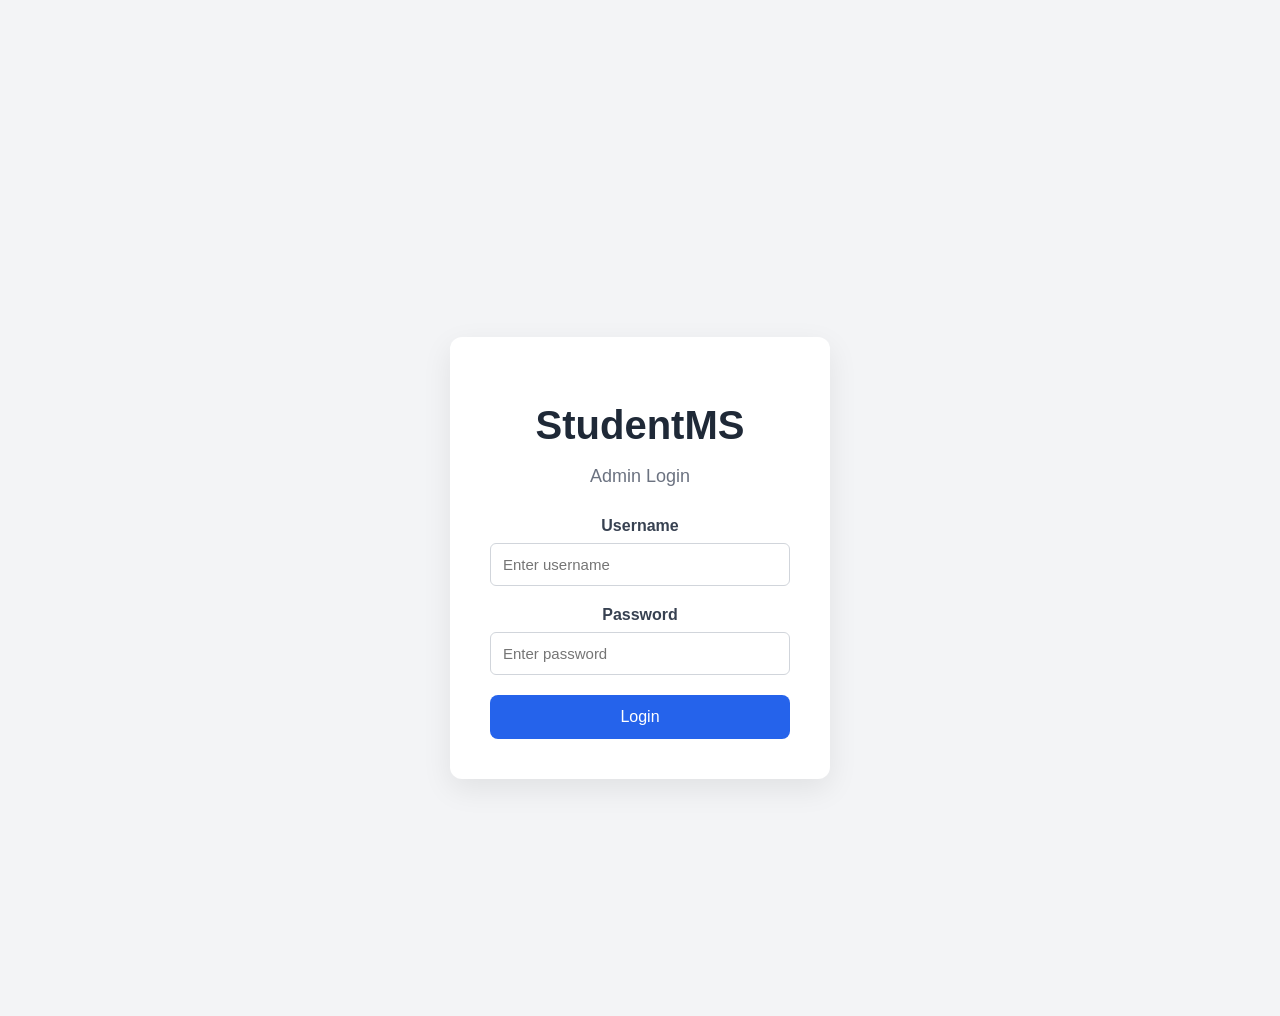
<file: src/main/webapp/index.html>
<!DOCTYPE html>
<html lang="en">

<head>

    <meta charset="UTF-8">

    <meta name="viewport"
          content="width=device-width, initial-scale=1.0">

    <title>Admin Login - Student Management System</title>

    <link rel="stylesheet"
          href="css/style.css">

</head>

<body class="login-page">

    <div class="login-container">

        <div class="login-card">

            <h1>StudentMS</h1>

            <p class="login-subtitle">
                Admin Login
            </p>

            <div id="message"
                 class="message"
                 style="display: none;">
            </div>

            <form id="loginForm">

                <div class="form-group">

                    <label for="username">
                        Username
                    </label>

                    <input
                        type="text"
                        id="username"
                        name="username"
                        placeholder="Enter username"
                        required
                    >

                </div>

                <div class="form-group">

                    <label for="password">
                        Password
                    </label>

                    <input
                        type="password"
                        id="password"
                        name="password"
                        placeholder="Enter password"
                        required
                    >

                </div>

                <button
                    type="submit"
                    class="login-btn">

                    Login

                </button>

            </form>

        </div>

    </div>


    <script>

        document.getElementById("loginForm")
            .addEventListener("submit", function(event) {

                event.preventDefault();

                const username =
                    document.getElementById("username").value.trim();

                const password =
                    document.getElementById("password").value;

                const formData =
                    new URLSearchParams();

                formData.append("username", username);
                formData.append("password", password);

                fetch("login", {

                    method: "POST",

                    headers: {
                        "Content-Type":
                            "application/x-www-form-urlencoded"
                    },

                    body: formData.toString()

                })

                .then(function(response) {

                    if (response.ok) {

                        window.location.href =
                            "dashboard.html";

                        return;
                    }

                    return response.text()
                        .then(function(message) {

                            throw new Error(message);

                        });

                })

                .catch(function(error) {

                    const message =
                        document.getElementById("message");

                    message.textContent =
                        error.message ||
                        "Login failed.";

                    message.className =
                        "message error";

                    message.style.display =
                        "block";

                });

            });

    </script>

</body>

</html>
</file>
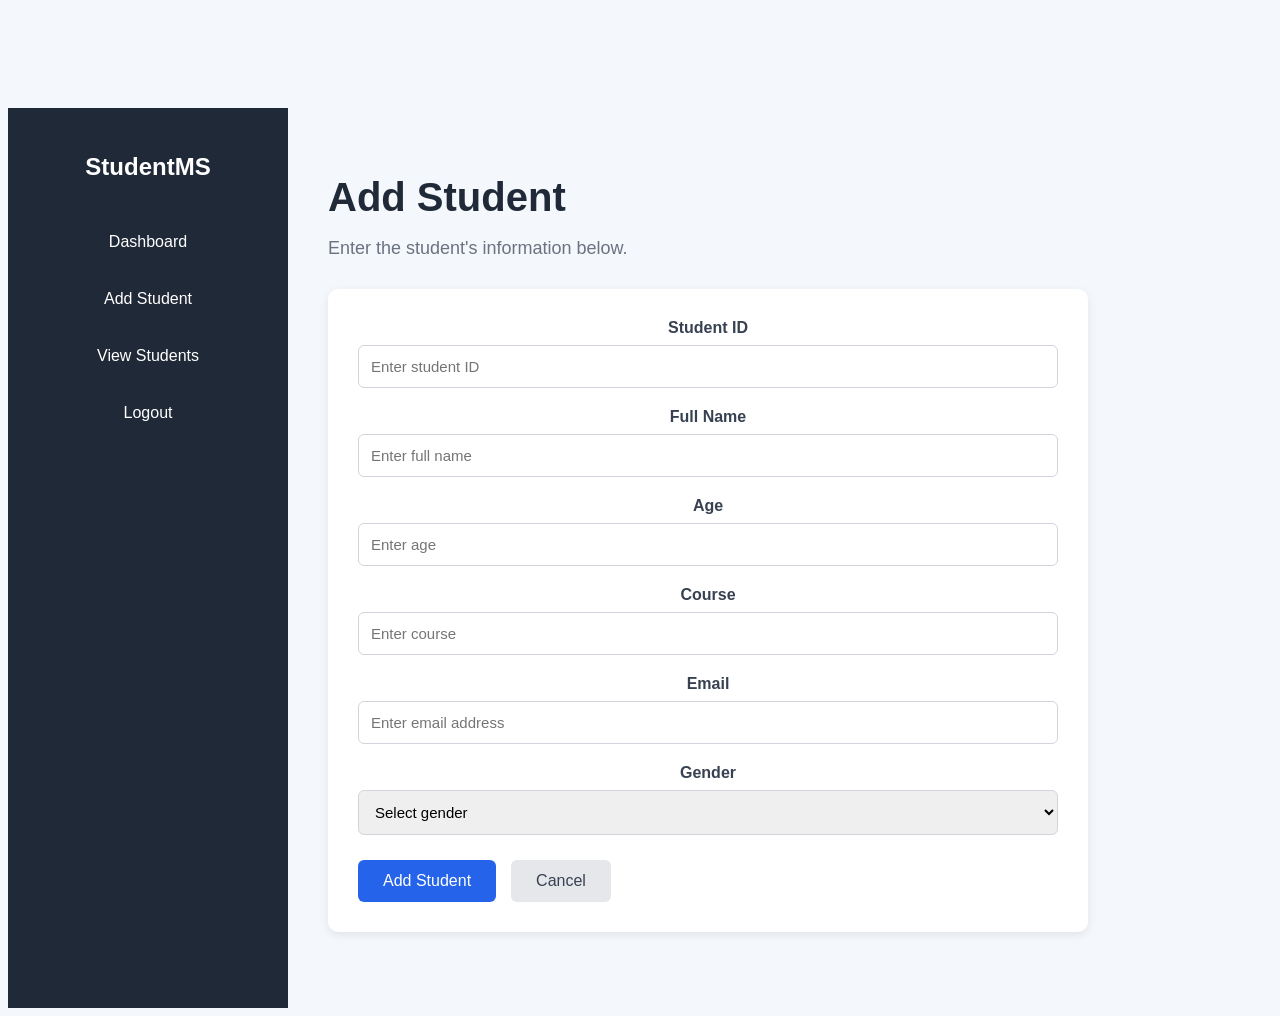
<file: src/main/webapp/add-student.html>
<!DOCTYPE html>
<html lang="en">

<head>

    <meta charset="UTF-8">

    <meta name="viewport"
          content="width=device-width, initial-scale=1.0">

    <title>Add Student - Student Management System</title>

    <link rel="stylesheet" href="css/style.css">

</head>

<body>

    <div class="dashboard">

        <!-- Sidebar -->
        <aside class="sidebar">

            <h2>StudentMS</h2>

            <nav>

                <a href="dashboard.html">
                    Dashboard
                </a>

                <a href="add-student.html">
                    Add Student
                </a>

                <a href="students.html">
                    View Students
                </a>
                <a href="logout">
    Logout
</a>

            </nav>

        </aside>


        <!-- Main Content -->
        <main class="main-content">

            <header>

                <h1>Add Student</h1>

                <p>
                    Enter the student's information below.
                </p>

            </header>


            <!-- Message -->
            <div id="message"
                 class="message"
                 style="display: none;">
            </div>


            <!-- Form -->
            <div class="form-container">

                <form id="studentForm">

                    <!-- Student ID -->
                    <div class="form-group">

                        <label for="id">
                            Student ID
                        </label>

                        <input
                            type="number"
                            id="id"
                            name="id"
                            placeholder="Enter student ID"
                            min="1"
                            required
                        >

                    </div>


                    <!-- Name -->
                    <div class="form-group">

                        <label for="name">
                            Full Name
                        </label>

                        <input
                            type="text"
                            id="name"
                            name="name"
                            placeholder="Enter full name"
                            minlength="2"
                            required
                        >

                    </div>


                    <!-- Age -->
                    <div class="form-group">

                        <label for="age">
                            Age
                        </label>

                        <input
                            type="number"
                            id="age"
                            name="age"
                            placeholder="Enter age"
                            min="16"
                            max="100"
                            required
                        >

                    </div>


                    <!-- Course -->
                    <div class="form-group">

                        <label for="course">
                            Course
                        </label>

                        <input
                            type="text"
                            id="course"
                            name="course"
                            placeholder="Enter course"
                            minlength="2"
                            required
                        >

                    </div>


                    <!-- Email -->
                    <div class="form-group">

                        <label for="email">
                            Email
                        </label>

                        <input
                            type="email"
                            id="email"
                            name="email"
                            placeholder="Enter email address"
                            required
                        >

                    </div>


                    <!-- Gender -->
                    <div class="form-group">

                        <label for="gender">
                            Gender
                        </label>

                        <select
                            id="gender"
                            name="gender"
                            required
                        >

                            <option value="">
                                Select gender
                            </option>

                            <option value="Male">
                                Male
                            </option>

                            <option value="Female">
                                Female
                            </option>

                            <option value="Other">
                                Other
                            </option>

                        </select>

                    </div>


                    <!-- Buttons -->
                    <div class="form-buttons">

                        <button type="submit">
                            Add Student
                        </button>

                        <a href="students.html">
                            Cancel
                        </a>

                    </div>

                </form>

            </div>

        </main>

    </div>


    <script>

        const form =
            document.getElementById("studentForm");

        const message =
            document.getElementById("message");


        form.addEventListener(
            "submit",
            function(event) {

                event.preventDefault();


                // Get values
                const id =
                    document.getElementById("id").value.trim();

                const name =
                    document.getElementById("name").value.trim();

                const age =
                    document.getElementById("age").value.trim();

                const course =
                    document.getElementById("course").value.trim();

                const email =
                    document.getElementById("email").value.trim();

                const gender =
                    document.getElementById("gender").value;


                // Validation
                if (!id || !name || !age ||
                    !course || !email || !gender) {

                    showMessage(
                        "Please fill in all fields.",
                        "error"
                    );

                    return;
                }


                if (name.length < 2) {

                    showMessage(
                        "Name must contain at least 2 characters.",
                        "error"
                    );

                    return;
                }


                if (age < 16 || age > 100) {

                    showMessage(
                        "Age must be between 16 and 100.",
                        "error"
                    );

                    return;
                }


                // Send data to Java Servlet
                const formData =
                    new URLSearchParams();

                formData.append("id", id);
                formData.append("name", name);
                formData.append("age", age);
                formData.append("course", course);
                formData.append("email", email);
                formData.append("gender", gender);


                fetch("addStudent", {

                    method: "POST",

                    headers: {
                        "Content-Type":
                            "application/x-www-form-urlencoded"
                    },

                    body: formData.toString()

                })

                .then(function(response) {

                    if (response.redirected) {

                        window.location.href =
                            response.url;

                        return;
                    }

                    return response.text();

                })

                .then(function(result) {

                    if (result) {

                        showMessage(
                            result,
                            "error"
                        );

                    }

                })

                .catch(function(error) {

                    console.error(error);

                    showMessage(
                        "Unable to add student. Please try again.",
                        "error"
                    );

                });

            }
        );


        function showMessage(text, type) {

            message.textContent = text;

            message.className =
                "message " + type;

            message.style.display =
                "block";

        }

    </script>

</body>

</html>
</file>
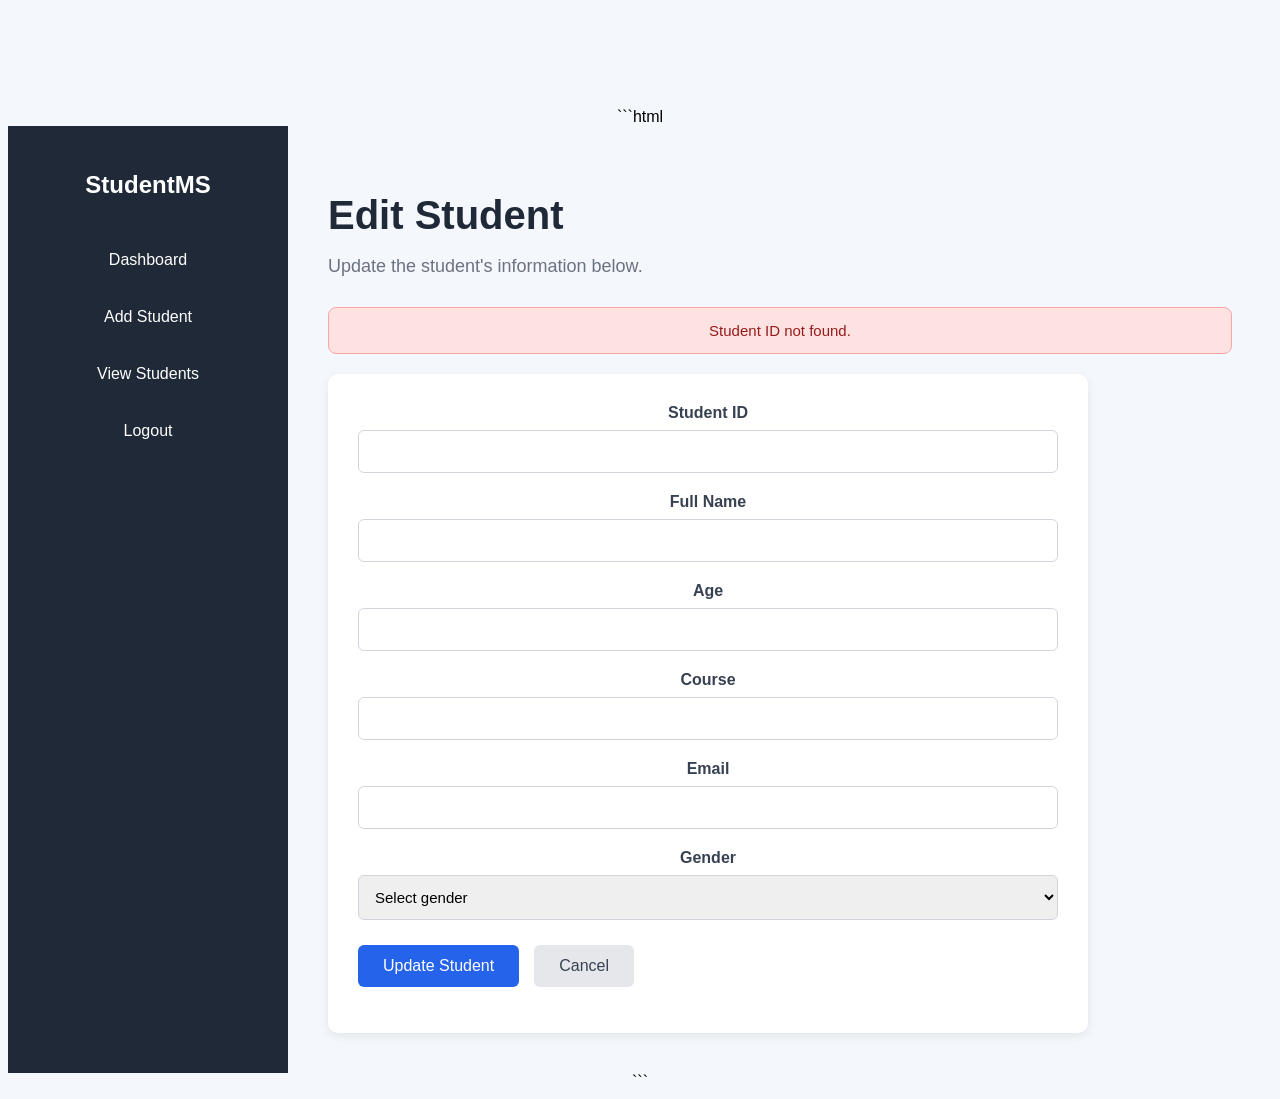
<file: src/main/webapp/edit-student.html>
```html
<!DOCTYPE html>
<html lang="en">

<head>

    <meta charset="UTF-8">

    <meta name="viewport"
          content="width=device-width, initial-scale=1.0">

    <title>Edit Student - Student Management System</title>

    <link rel="stylesheet" href="css/style.css">

</head>

<body>

    <div class="dashboard">

        <aside class="sidebar">

            <h2>StudentMS</h2>

            <nav>

                <a href="dashboard.html">
                    Dashboard
                </a>

                <a href="add-student.html">
                    Add Student
                </a>

                <a href="students.html">
                    View Students
                </a>
<a href="logout">
    Logout
</a>
            </nav>

        </aside>


        <main class="main-content">

            <header>

                <h1>Edit Student</h1>

                <p>
                    Update the student's information below.
                </p>

            </header>


            <!-- Message -->

            <div id="message"
                 class="message"
                 style="display: none;">
            </div>


            <div class="form-container">

                <form id="studentForm">

                    <!-- Student ID -->

                    <div class="form-group">

                        <label for="id">
                            Student ID
                        </label>

                        <input
                            type="number"
                            id="id"
                            name="id"
                            readonly
                            required
                        >

                    </div>


                    <!-- Name -->

                    <div class="form-group">

                        <label for="name">
                            Full Name
                        </label>

                        <input
                            type="text"
                            id="name"
                            name="name"
                            minlength="2"
                            required
                        >

                    </div>


                    <!-- Age -->

                    <div class="form-group">

                        <label for="age">
                            Age
                        </label>

                        <input
                            type="number"
                            id="age"
                            name="age"
                            min="16"
                            max="100"
                            required
                        >

                    </div>


                    <!-- Course -->

                    <div class="form-group">

                        <label for="course">
                            Course
                        </label>

                        <input
                            type="text"
                            id="course"
                            name="course"
                            minlength="2"
                            required
                        >

                    </div>


                    <!-- Email -->

                    <div class="form-group">

                        <label for="email">
                            Email
                        </label>

                        <input
                            type="email"
                            id="email"
                            name="email"
                            required
                        >

                    </div>


                    <!-- Gender -->

                    <div class="form-group">

                        <label for="gender">
                            Gender
                        </label>

                        <select
                            id="gender"
                            name="gender"
                            required
                        >

                            <option value="">
                                Select gender
                            </option>

                            <option value="Male">
                                Male
                            </option>

                            <option value="Female">
                                Female
                            </option>

                            <option value="Other">
                                Other
                            </option>

                        </select>

                    </div>


                    <!-- Buttons -->

                    <div class="form-buttons">

                        <button type="submit">
                            Update Student
                        </button>

                        <a href="students.html">
                            Cancel
                        </a>

                    </div>

                </form>

            </div>

        </main>

    </div>


    <script>

        const params =
            new URLSearchParams(
                window.location.search
            );

        const studentId =
            params.get("id");


        const form =
            document.getElementById("studentForm");

        const message =
            document.getElementById("message");


        // Check Student ID

        if (!studentId) {

            showMessage(
                "Student ID not found.",
                "error"
            );

            setTimeout(function() {

                window.location.href =
                    "students.html";

            }, 1500);

        }


        // Load student information

        if (studentId) {

            fetch(
                "student?id=" + studentId
            )

            .then(function(response) {

                if (!response.ok) {

                    throw new Error(
                        "Student not found"
                    );

                }

                return response.json();

            })

            .then(function(student) {

                document.getElementById("id").value =
                    student.id;

                document.getElementById("name").value =
                    student.name;

                document.getElementById("age").value =
                    student.age;

                document.getElementById("course").value =
                    student.course;

                document.getElementById("email").value =
                    student.email;

                document.getElementById("gender").value =
                    student.gender || "";

            })

            .catch(function(error) {

                console.error(error);

                showMessage(
                    "Unable to load student information.",
                    "error"
                );

            });

        }


        // Submit form

        form.addEventListener(
            "submit",
            function(event) {

                event.preventDefault();


                const id =
                    document.getElementById("id")
                        .value
                        .trim();

                const name =
                    document.getElementById("name")
                        .value
                        .trim();

                const age =
                    document.getElementById("age")
                        .value
                        .trim();

                const course =
                    document.getElementById("course")
                        .value
                        .trim();

                const email =
                    document.getElementById("email")
                        .value
                        .trim();

                const gender =
                    document.getElementById("gender")
                        .value;


                // Validation

                if (
                    !id ||
                    !name ||
                    !age ||
                    !course ||
                    !email ||
                    !gender
                ) {

                    showMessage(
                        "Please fill in all fields.",
                        "error"
                    );

                    return;
                }


                if (name.length < 2) {

                    showMessage(
                        "Name must contain at least 2 characters.",
                        "error"
                    );

                    return;
                }


                if (age < 16 || age > 100) {

                    showMessage(
                        "Age must be between 16 and 100.",
                        "error"
                    );

                    return;
                }


                if (course.length < 2) {

                    showMessage(
                        "Course name must contain at least 2 characters.",
                        "error"
                    );

                    return;
                }


                // Prepare form data

                const formData =
                    new URLSearchParams();

                formData.append(
                    "id",
                    id
                );

                formData.append(
                    "name",
                    name
                );

                formData.append(
                    "age",
                    age
                );

                formData.append(
                    "course",
                    course
                );

                formData.append(
                    "email",
                    email
                );

                formData.append(
                    "gender",
                    gender
                );


                // Send update to Servlet

                fetch(
                    "updateStudent",
                    {

                        method: "POST",

                        headers: {

                            "Content-Type":
                                "application/x-www-form-urlencoded"

                        },

                        body:
                            formData.toString()

                    }
                )

                .then(function(response) {

                    if (!response.ok) {

                        throw new Error(
                            "Update failed"
                        );

                    }

                    if (response.redirected) {

                        window.location.href =
                            response.url;

                        return null;

                    }

                    return response.text();

                })

                .then(function(result) {

                    if (result) {

                        showMessage(
                            result,
                            "error"
                        );

                    }

                })

                .catch(function(error) {

                    console.error(error);

                    showMessage(
                        "Unable to update student. Please try again.",
                        "error"
                    );

                });

            }
        );


        function showMessage(
            text,
            type
        ) {

            message.textContent =
                text;

            message.className =
                "message " + type;

            message.style.display =
                "block";

        }

    </script>

</body>

</html>
```
</file>
<file: src/main/webapp/css/style.css>
body {
    font-family: Arial, sans-serif;
    background-color: #f4f7fb;
    text-align: center;
    padding-top: 100px;
}

h1 {
    color: #1f2937;
    font-size: 40px;
}

p {
    color: #6b7280;
    font-size: 18px;
}

button {
    background-color: #2563eb;
    color: white;
    border: none;
    padding: 12px 25px;
    font-size: 16px;
    border-radius: 6px;
    cursor: pointer;
}

button:hover {
    background-color: #1d4ed8;
}
/* ==============================
   DASHBOARD
   ============================== */

.dashboard {
    display: flex;
    min-height: 100vh;
}


/* Sidebar */

.sidebar {
    width: 230px;
    background-color: #1f2937;
    color: white;
    padding: 25px;
}

.sidebar h2 {
    margin-bottom: 40px;
}

.sidebar nav {
    display: flex;
    flex-direction: column;
    gap: 15px;
}

.sidebar a {
    color: white;
    text-decoration: none;
    padding: 12px;
    border-radius: 6px;
}

.sidebar a:hover {
    background-color: #374151;
}


/* Main Content */

.main-content {
    flex: 1;
    padding: 40px;
}

.main-content header {
    margin-bottom: 30px;
}

.main-content header h1 {
    text-align: left;
    margin-bottom: 5px;
}

.main-content header p {
    text-align: left;
}


/* Cards */

.cards {
    display: flex;
    gap: 25px;
    margin-bottom: 40px;
}

.card {
    background-color: white;
    padding: 25px;
    border-radius: 10px;
    flex: 1;
    box-shadow: 0 3px 10px rgba(0, 0, 0, 0.08);
}

.card h3 {
    color: #6b7280;
    font-size: 16px;
}

.card p {
    color: #2563eb;
    font-size: 32px;
    font-weight: bold;
}


/* Quick Actions */

.quick-actions {
    background-color: white;
    padding: 25px;
    border-radius: 10px;
}

.quick-actions h2 {
    margin-bottom: 20px;
}

.actions {
    display: flex;
    gap: 15px;
}

.actions a {
    background-color: #2563eb;
    color: white;
    text-decoration: none;
    padding: 12px 20px;
    border-radius: 6px;
}

.actions a:hover {
    background-color: #1d4ed8;
}
/* ==============================
   ADD STUDENT FORM
   ============================== */

.form-container {
    background-color: white;
    padding: 30px;
    border-radius: 10px;
    max-width: 700px;
    box-shadow: 0 3px 10px rgba(0, 0, 0, 0.08);
}

.form-group {
    margin-bottom: 20px;
}

.form-group label {
    display: block;
    margin-bottom: 8px;
    font-weight: bold;
    color: #374151;
}

.form-group input,
.form-group select {
    width: 100%;
    padding: 12px;
    border: 1px solid #d1d5db;
    border-radius: 6px;
    font-size: 15px;
    box-sizing: border-box;
}

.form-group input:focus,
.form-group select:focus {
    outline: none;
    border-color: #2563eb;
}

.form-buttons {
    display: flex;
    gap: 15px;
    margin-top: 25px;
}

.form-buttons button {
    background-color: #2563eb;
    color: white;
    border: none;
    padding: 12px 25px;
    border-radius: 6px;
    cursor: pointer;
}

.form-buttons a {
    background-color: #e5e7eb;
    color: #374151;
    text-decoration: none;
    padding: 12px 25px;
    border-radius: 6px;
}

.form-buttons button:hover {
    background-color: #1d4ed8;
}
/* ==============================
   STUDENT TABLE
   ============================== */

.table-container {
    background-color: white;
    padding: 25px;
    border-radius: 10px;
    overflow-x: auto;
    box-shadow: 0 3px 10px rgba(0, 0, 0, 0.08);
}

table {
    width: 100%;
    border-collapse: collapse;
}

th {
    background-color: #f3f4f6;
    color: #374151;
    padding: 15px;
    text-align: left;
}

td {
    padding: 15px;
    border-bottom: 1px solid #e5e7eb;
}

tr:hover {
    background-color: #f9fafb;
}

.edit-btn,
.delete-btn {
    border: none;
    padding: 8px 12px;
    border-radius: 5px;
    cursor: pointer;
    margin-right: 5px;
}

.edit-btn {
    background-color: #2563eb;
    color: white;
}

.delete-btn {
    background-color: #dc2626;
    color: white;
}
.start-btn {
    display: inline-block;
    background-color: #2563eb;
    color: white;
    text-decoration: none;
    padding: 12px 25px;
    font-size: 16px;
    border-radius: 6px;
}

.start-btn:hover {
    background-color: #1d4ed8;
}
.edit-btn {
    display: inline-block;
    background-color: #2563eb;
    color: white;
    text-decoration: none;
    border: none;
    padding: 8px 12px;
    border-radius: 5px;
    cursor: pointer;
    margin-right: 5px;
}

.edit-btn:hover {
    background-color: #1d4ed8;
}
.search-container {
    margin-bottom: 25px;
}

.search-container input {
    width: 100%;
    max-width: 500px;
    padding: 13px 15px;
    border: 1px solid #d1d5db;
    border-radius: 8px;
    font-size: 15px;
    box-sizing: border-box;
}

.search-container input:focus {
    outline: none;
    border-color: #2563eb;
    box-shadow: 0 0 0 3px rgba(37, 99, 235, 0.1);
}
/* Messages */

.message {
    padding: 14px 18px;
    margin-bottom: 20px;
    border-radius: 8px;
    font-size: 15px;
    font-weight: 500;
}

.message.success {
    background-color: #dcfce7;
    color: #166534;
    border: 1px solid #86efac;
}

.message.error {
    background-color: #fee2e2;
    color: #991b1b;
    border: 1px solid #fca5a5;
}
.message {
    padding: 14px 18px;
    margin-bottom: 20px;
    border-radius: 8px;
    font-size: 15px;
    font-weight: 500;
}

.message.success {
    background-color: #dcfce7;
    color: #166534;
    border: 1px solid #86efac;
}

.message.error {
    background-color: #fee2e2;
    color: #991b1b;
    border: 1px solid #fca5a5;
}
/* =========================
   LOGIN PAGE
   ========================= */

.login-page {
    min-height: 100vh;
    display: flex;
    align-items: center;
    justify-content: center;
    background-color: #f3f4f6;
}

.login-container {
    width: 100%;
    max-width: 420px;
    padding: 20px;
    box-sizing: border-box;
}

.login-card {
    background-color: white;
    padding: 40px;
    border-radius: 12px;
    box-shadow: 0 10px 30px rgba(0, 0, 0, 0.08);
}

.login-card h1 {
    text-align: center;
    margin-bottom: 8px;
}

.login-subtitle {
    text-align: center;
    color: #6b7280;
    margin-bottom: 30px;
}

.login-btn {
    width: 100%;
    padding: 13px;
    background-color: #2563eb;
    color: white;
    border: none;
    border-radius: 8px;
    font-size: 16px;
    cursor: pointer;
}

.login-btn:hover {
    background-color: #1d4ed8;
}
</file>
